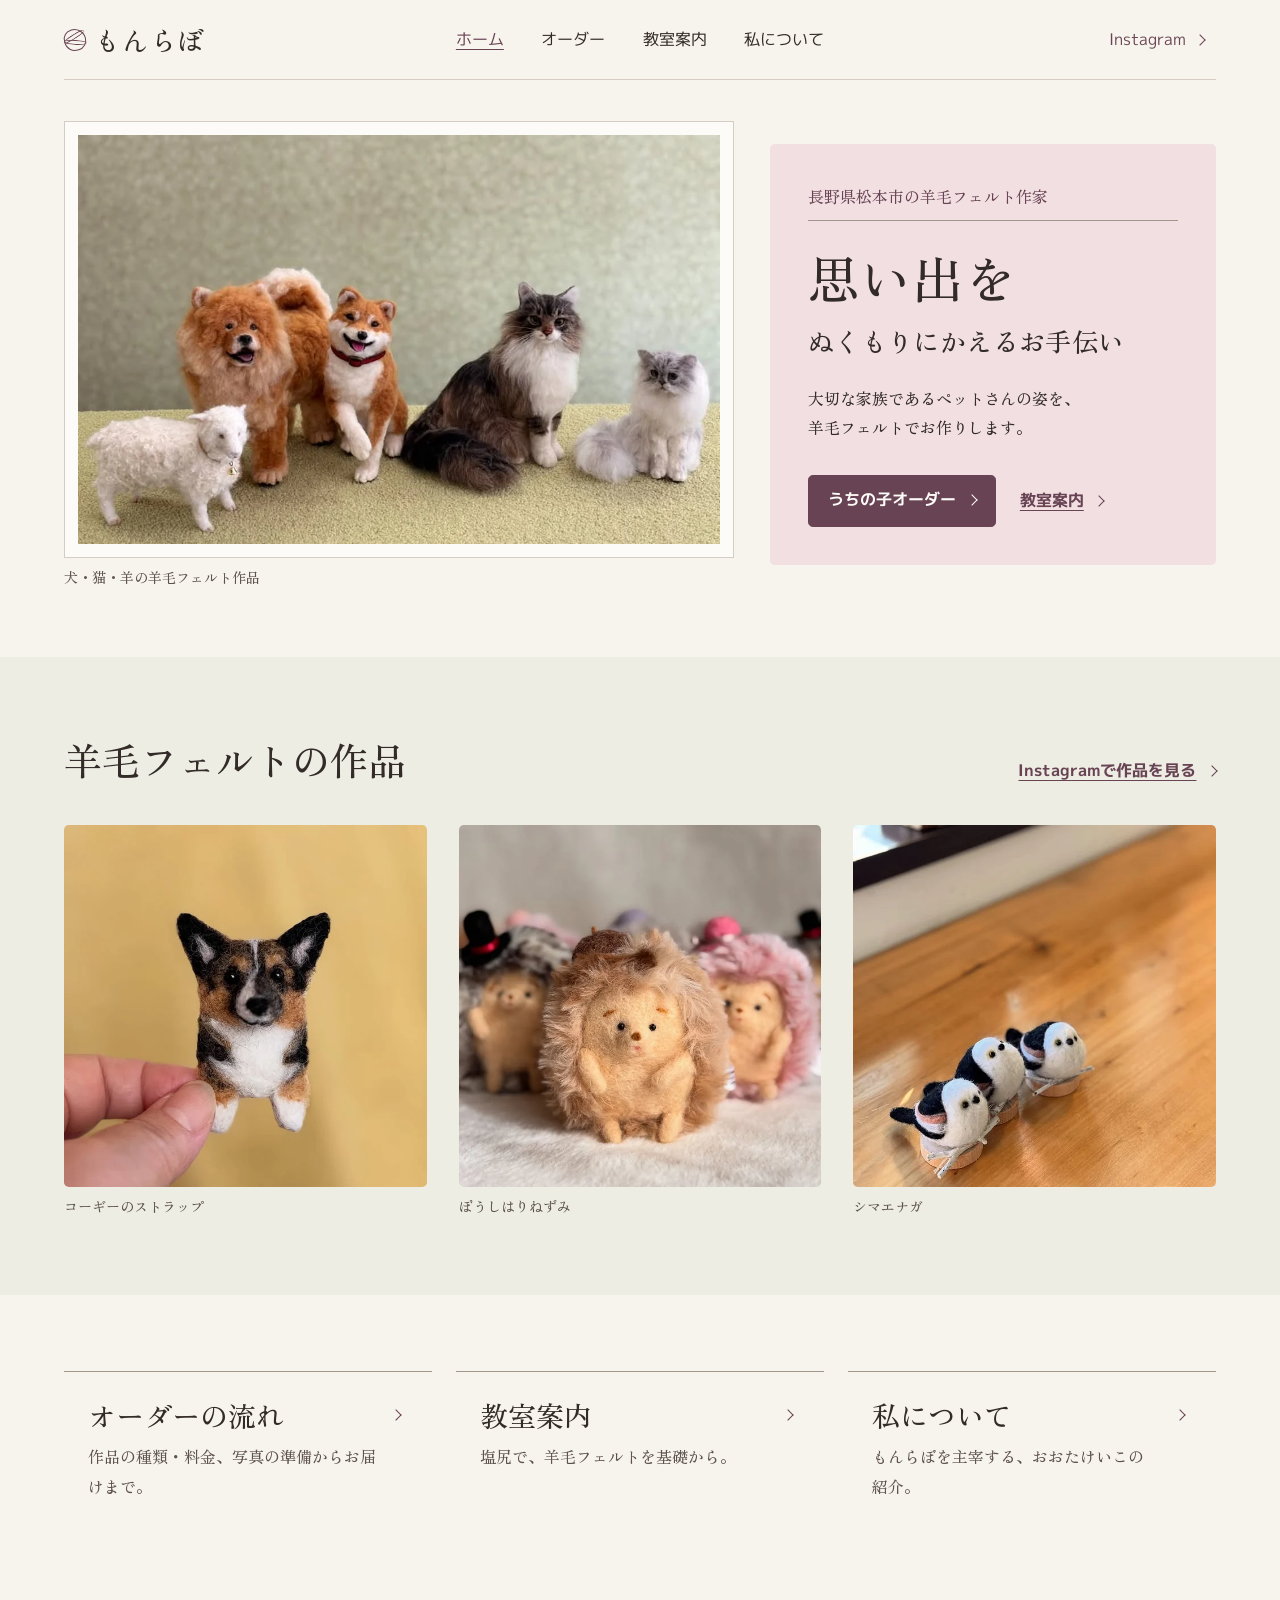
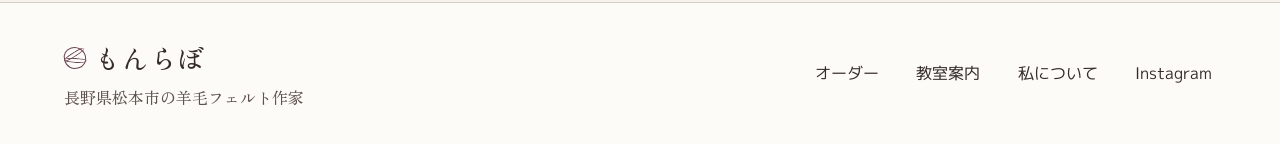
<file: index.html>
<!doctype html>
<html lang="ja">
<head>
  <meta charset="utf-8">
  <meta name="viewport" content="width=device-width, initial-scale=1">
  <meta name="robots" content="noindex, nofollow">
  <meta name="theme-color" content="#f7f4ed">
  <meta http-equiv="Content-Security-Policy" content="default-src 'none'; style-src 'self'; font-src 'self'; img-src 'self'; base-uri 'none'; form-action 'none'">
  <title>もんらぼ｜羊毛フェルトのうちの子オーダー・教室</title>
  <meta name="description" content="長野県松本市の羊毛フェルト作家、もんらぼ。犬や猫のうちの子オーダーのご相談と、塩尻の羊毛フェルト教室をご案内します。">
  <link rel="canonical" href="https://illflora.github.io/monlabo-preview/">
  <meta property="og:type" content="website">
  <meta property="og:locale" content="ja_JP">
  <meta property="og:site_name" content="羊毛フェルトのもんらぼ">
  <meta property="og:title" content="もんらぼ｜羊毛フェルトのうちの子オーダー・教室">
  <meta property="og:description" content="長野県松本市の羊毛フェルト作家、もんらぼ。犬や猫のうちの子オーダーのご相談と、塩尻の羊毛フェルト教室をご案内します。">
  <meta property="og:url" content="https://illflora.github.io/monlabo-preview/">
  <meta property="og:image" content="https://illflora.github.io/monlabo-preview/assets/og-collection.jpg">
  <meta property="og:image:width" content="1200">
  <meta property="og:image:height" content="630">
  <meta property="og:image:alt" content="犬・猫・羊をかたどった羊毛フェルトの作品">
  <meta name="twitter:card" content="summary_large_image">
  <link rel="icon" type="image/png" sizes="64x64" href="./favicon.png">
  <link rel="apple-touch-icon" href="./apple-touch-icon.png">
  <link rel="preload" href="./assets/zen-old-mincho-500.woff2?v=333b5f74" as="font" type="font/woff2" crossorigin>
  <link rel="stylesheet" href="./fonts.css?v=5">
  <link rel="stylesheet" href="./styles.css?v=8">
</head>
<body>
  <a class="skip" href="#main">本文へ移動</a>
  <header class="masthead">
    <div class="shell masthead-inner">
      <a class="wordmark" href="./" aria-label="もんらぼ ホーム" translate="no"><span class="brand-symbol" aria-hidden="true"></span>もんらぼ</a>
      <nav class="main-nav" aria-label="メインメニュー">
        <a href="./" aria-current="page">ホーム</a>
        <a href="./order/">オーダー</a>
        <a href="./lesson/">教室案内</a>
        <a href="./about/">私について</a>
      </nav>
      <a class="header-social arrow" href="https://www.instagram.com/mon_laboratory/">Instagram</a>
    </div>
  </header>
  <main id="main" tabindex="-1">
    <section class="hero shell" aria-labelledby="home-title">
      <figure class="hero-photo">
        <div class="hero-frame">
          <img src="./assets/atelier-collection.webp" srcset="./assets/atelier-collection-360.webp 360w, ./assets/atelier-collection.webp 960w" width="960" height="612" alt="淡い緑の背景に並んだ、犬・猫・羊をかたどった羊毛フェルトの作品5点" decoding="async" fetchpriority="high" sizes="(max-width: 900px) 90vw, (max-width: 1420px) 53vw, 750px">
        </div>
        <figcaption>犬・猫・羊の羊毛フェルト作品</figcaption>
      </figure>
      <div class="hero-copy">
        <p class="hero-place">長野県松本市の羊毛フェルト作家</p>
        <h1 id="home-title">思い出を
          <span>ぬくもりにかえるお手伝い</span>
        </h1>
        <p class="hero-lead">大切な家族である<span>ペットさんの姿を、</span><span>羊毛フェルトでお作りします。</span></p>
        <div class="hero-actions">
          <a class="button arrow" href="order/">うちの子オーダー</a>
          <a class="text-link arrow" href="lesson/">教室案内</a>
        </div>
      </div>
    </section>

    <section class="work-section section" aria-labelledby="works-title">
      <div class="shell">
        <header class="section-heading">
          <h2 id="works-title">羊毛フェルトの作品</h2>
          <a class="text-link arrow" href="https://www.instagram.com/mon_laboratory/">Instagramで作品を見る</a>
        </header>
        <div class="work-gallery">
          <figure>
            <img src="./assets/corgi.webp" srcset="./assets/corgi-360.webp 360w, ./assets/corgi.webp 640w" width="640" height="672" alt="指先でつまめる大きさの、立ち耳のコーギーの羊毛フェルト作品" decoding="async" loading="lazy" sizes="(max-width: 560px) 43vw, 30vw">
            <figcaption>コーギーのストラップ</figcaption>
          </figure>
          <figure>
            <img src="./assets/hedgehog.webp" srcset="./assets/hedgehog-360.webp 360w, ./assets/hedgehog.webp 640w" width="640" height="672" alt="フェルトの帽子をかぶったはりねずみの作品" decoding="async" loading="lazy" sizes="(max-width: 560px) 43vw, 30vw">
            <figcaption>ぼうしはりねずみ</figcaption>
          </figure>
          <figure>
            <img src="./assets/shimaenaga.webp" srcset="./assets/shimaenaga-360.webp 360w, ./assets/shimaenaga.webp 640w" width="640" height="672" alt="木の棚に並んだ、ふっくらしたシマエナガの羊毛フェルト作品" decoding="async" loading="lazy" sizes="(max-width: 560px) 90vw, 30vw">
            <figcaption>シマエナガ</figcaption>
          </figure>
        </div>
      </div>
    </section>

    <section class="route-section shell section" aria-label="もんらぼのご案内">
      <a href="order/" class="route arrow" id="order"><h2>オーダーの流れ</h2><p>作品の種類・料金、写真の準備からお届けまで。</p></a>
      <a href="lesson/" class="route arrow" id="lesson"><h2>教室案内</h2><p>塩尻で、羊毛フェルトを基礎から。</p></a>
      <a href="about/" class="route arrow" id="about"><h2>私について</h2><p>もんらぼを主宰する、おおたけいこの紹介。</p></a>
    </section>
  </main>
  <footer class="footer">
    <div class="shell footer-inner">
      <div>
        <a class="wordmark" href="./" aria-label="もんらぼ ホーム" translate="no"><span class="brand-symbol" aria-hidden="true"></span>もんらぼ</a>
        <p>長野県松本市の羊毛フェルト作家</p>
      </div>
      <nav aria-label="フッターメニュー">
        <a href="./order/">オーダー</a>
        <a href="./lesson/">教室案内</a>
        <a href="./about/">私について</a>
        <a href="https://www.instagram.com/mon_laboratory/">Instagram</a>
      </nav>
    </div>
  </footer>
</body>
</html>
</file>
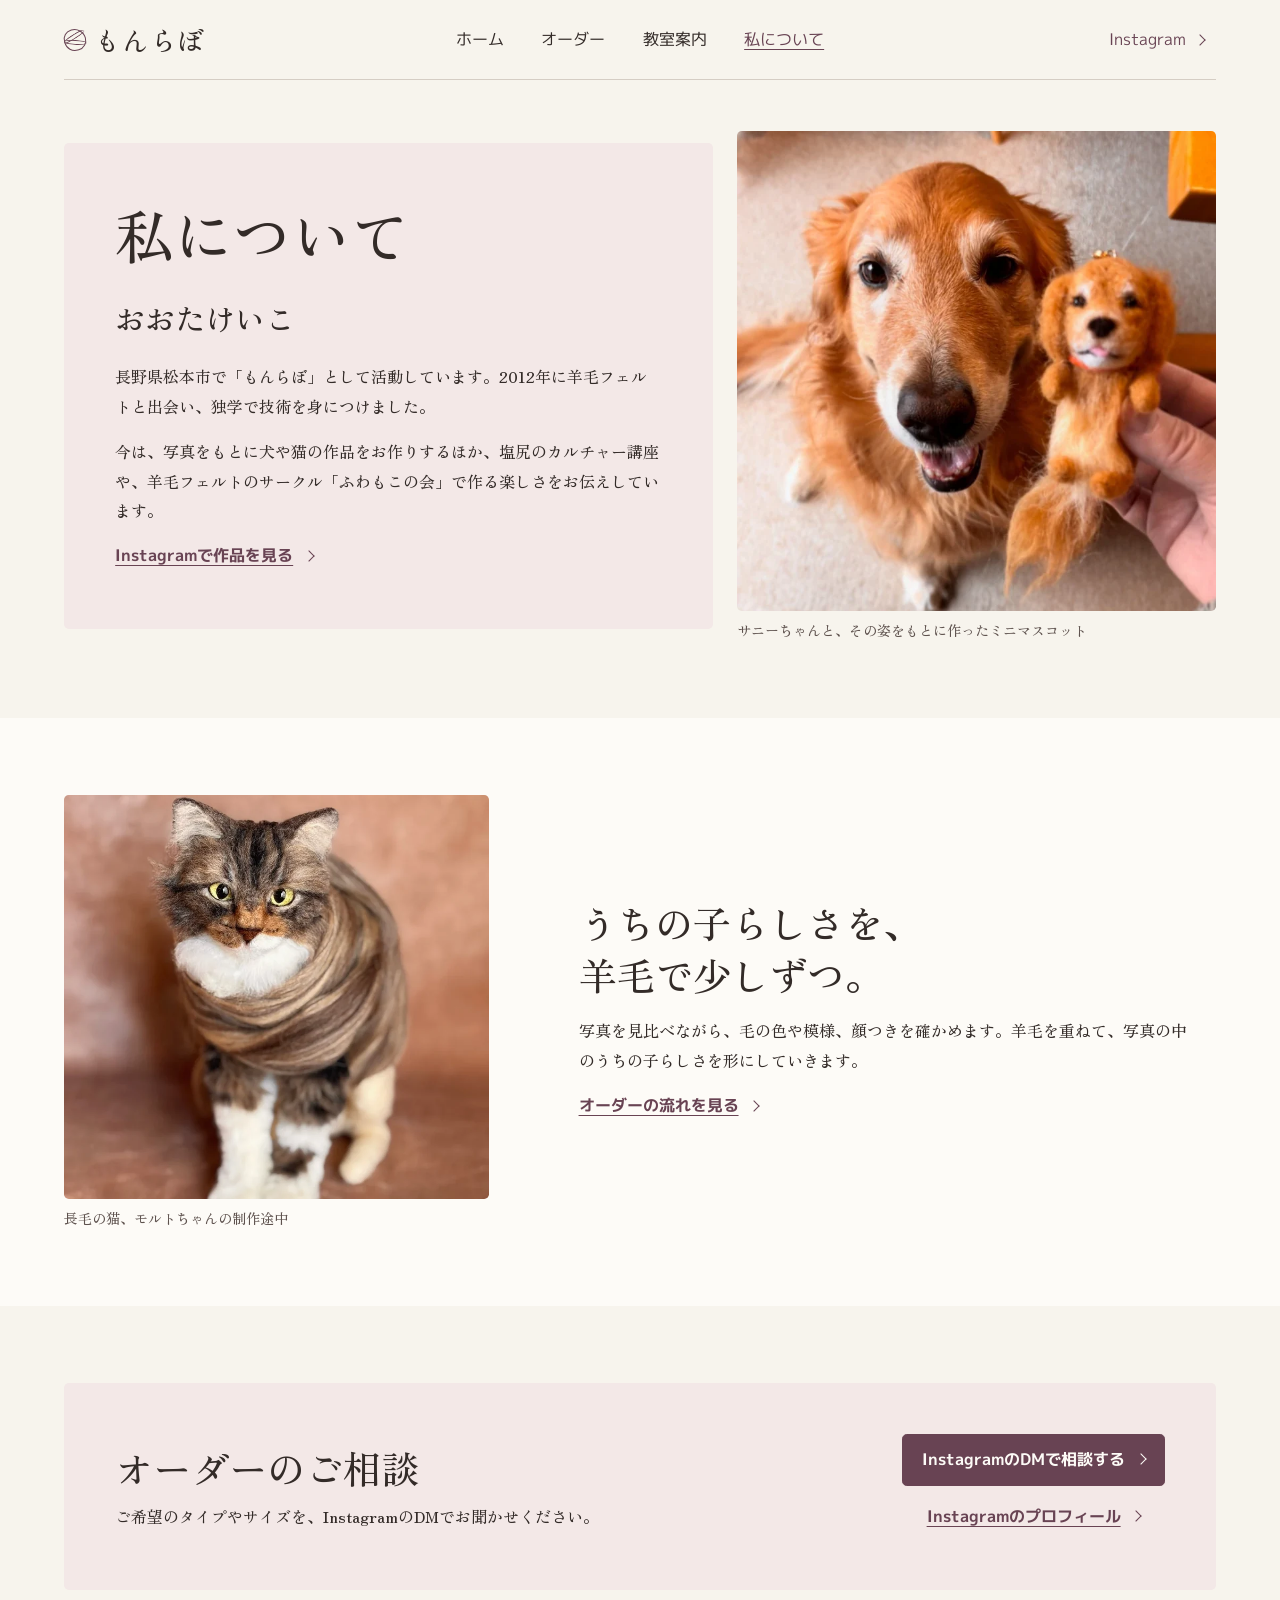
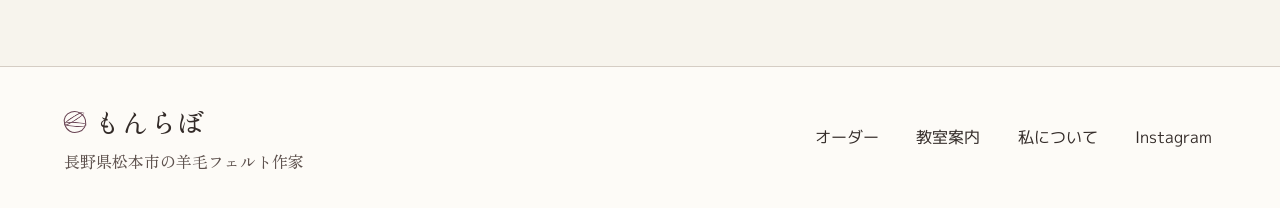
<file: about/index.html>
<!doctype html>
<html lang="ja">
<head>
  <meta charset="utf-8">
  <meta name="viewport" content="width=device-width, initial-scale=1">
  <meta name="robots" content="noindex, nofollow">
  <meta name="theme-color" content="#f7f4ed">
  <meta http-equiv="Content-Security-Policy" content="default-src 'none'; style-src 'self'; font-src 'self'; img-src 'self'; base-uri 'none'; form-action 'none'">
  <title>私について｜羊毛フェルトのもんらぼ</title>
  <meta name="description" content="長野県松本市の羊毛フェルト作家、おおたけいこ。犬や猫のオーダーメイド制作と羊毛フェルト教室を開いています。">
  <link rel="canonical" href="https://illflora.github.io/monlabo-preview/about/">
  <meta property="og:type" content="website">
  <meta property="og:locale" content="ja_JP">
  <meta property="og:site_name" content="羊毛フェルトのもんらぼ">
  <meta property="og:title" content="私について｜羊毛フェルトのもんらぼ">
  <meta property="og:description" content="長野県松本市の羊毛フェルト作家、おおたけいこ。犬や猫のオーダーメイド制作と羊毛フェルト教室を開いています。">
  <meta property="og:url" content="https://illflora.github.io/monlabo-preview/about/">
  <meta property="og:image" content="https://illflora.github.io/monlabo-preview/assets/og-about.jpg">
  <meta property="og:image:width" content="1200">
  <meta property="og:image:height" content="630">
  <meta property="og:image:alt" content="犬と、その姿を写した羊毛フェルトのミニマスコット">
  <meta name="twitter:card" content="summary_large_image">
  <link rel="icon" type="image/png" sizes="64x64" href="../favicon.png">
  <link rel="apple-touch-icon" href="../apple-touch-icon.png">
  <link rel="stylesheet" href="../fonts.css?v=5">
  <link rel="stylesheet" href="../styles.css?v=8">
</head>
<body>
  <a class="skip" href="#main">本文へ移動</a>
  <header class="masthead">
    <div class="shell masthead-inner">
      <a class="wordmark" href="../" aria-label="もんらぼ ホーム" translate="no"><span class="brand-symbol" aria-hidden="true"></span>もんらぼ</a>
      <nav class="main-nav" aria-label="メインメニュー">
        <a href="../">ホーム</a>
        <a href="../order/">オーダー</a>
        <a href="../lesson/">教室案内</a>
        <a href="../about/" aria-current="page">私について</a>
      </nav>
      <a class="header-social arrow" href="https://www.instagram.com/mon_laboratory/">Instagram</a>
    </div>
  </header>
  <main id="main" tabindex="-1">
    <section class="about-hero shell" aria-labelledby="about-title">
      <div class="about-copy">
        <h1 id="about-title">私について</h1>
        <p class="maker-name">おおたけいこ</p>
          <p>長野県松本市で「もんらぼ」として活動しています。2012年に羊毛フェルトと出会い、独学で技術を身につけました。</p>
        <p>今は、写真をもとに犬や猫の作品をお作りするほか、塩尻のカルチャー講座や、羊毛フェルトのサークル「ふわもこの会」で作る楽しさをお伝えしています。</p>
        <a class="text-link arrow" href="https://www.instagram.com/mon_laboratory/">Instagramで作品を見る</a>
      </div>
      <figure class="about-photo">
        <img src="../assets/sunny.webp" srcset="../assets/sunny-360.webp 360w, ../assets/sunny.webp 720w" width="720" height="820" alt="犬のサニーちゃんと、その姿をもとに作った羊毛フェルトのミニマスコット" decoding="async" fetchpriority="high" sizes="(max-width: 720px) 94vw, 43vw">
        <figcaption>サニーちゃんと、その姿をもとに作ったミニマスコット</figcaption>
      </figure>
    </section>

    <section class="making-section section" aria-labelledby="making-title">
      <div class="shell making-grid">
        <figure>
          <img src="../assets/molt.webp" srcset="../assets/molt-360.webp 360w, ../assets/molt.webp 800w" width="800" height="900" alt="毛を重ねている途中の、長毛の猫をかたどった羊毛フェルト作品" decoding="async" loading="lazy" sizes="(max-width: 720px) 94vw, 38vw">
          <figcaption>長毛の猫、モルトちゃんの制作途中</figcaption>
        </figure>
        <div>
          <h2 id="making-title">うちの子らしさを、<br>羊毛で少しずつ。</h2>
          <p>写真を見比べながら、毛の色や模様、顔つきを確かめます。羊毛を重ねて、写真の中のうちの子らしさを形にしていきます。</p>
          <a class="text-link arrow" href="../order/">オーダーの流れを見る</a>
        </div>
      </div>
    </section>
    <section class="contact-band shell" aria-labelledby="contact-title">
      <div><h2 id="contact-title">オーダーのご相談</h2><p>ご希望のタイプやサイズを、InstagramのDMでお聞かせください。</p></div>
      <div class="contact-actions"><a class="button arrow" href="https://ig.me/m/mon_laboratory">InstagramのDMで相談する</a><a class="text-link arrow" href="https://www.instagram.com/mon_laboratory/">Instagramのプロフィール</a></div>
    </section>
  </main>
  <footer class="footer">
    <div class="shell footer-inner">
      <div>
        <a class="wordmark" href="../" aria-label="もんらぼ ホーム" translate="no"><span class="brand-symbol" aria-hidden="true"></span>もんらぼ</a>
        <p>長野県松本市の羊毛フェルト作家</p>
      </div>
      <nav aria-label="フッターメニュー">
        <a href="../order/">オーダー</a>
        <a href="../lesson/">教室案内</a>
        <a href="../about/">私について</a>
        <a href="https://www.instagram.com/mon_laboratory/">Instagram</a>
      </nav>
    </div>
  </footer>
</body>
</html>
</file>
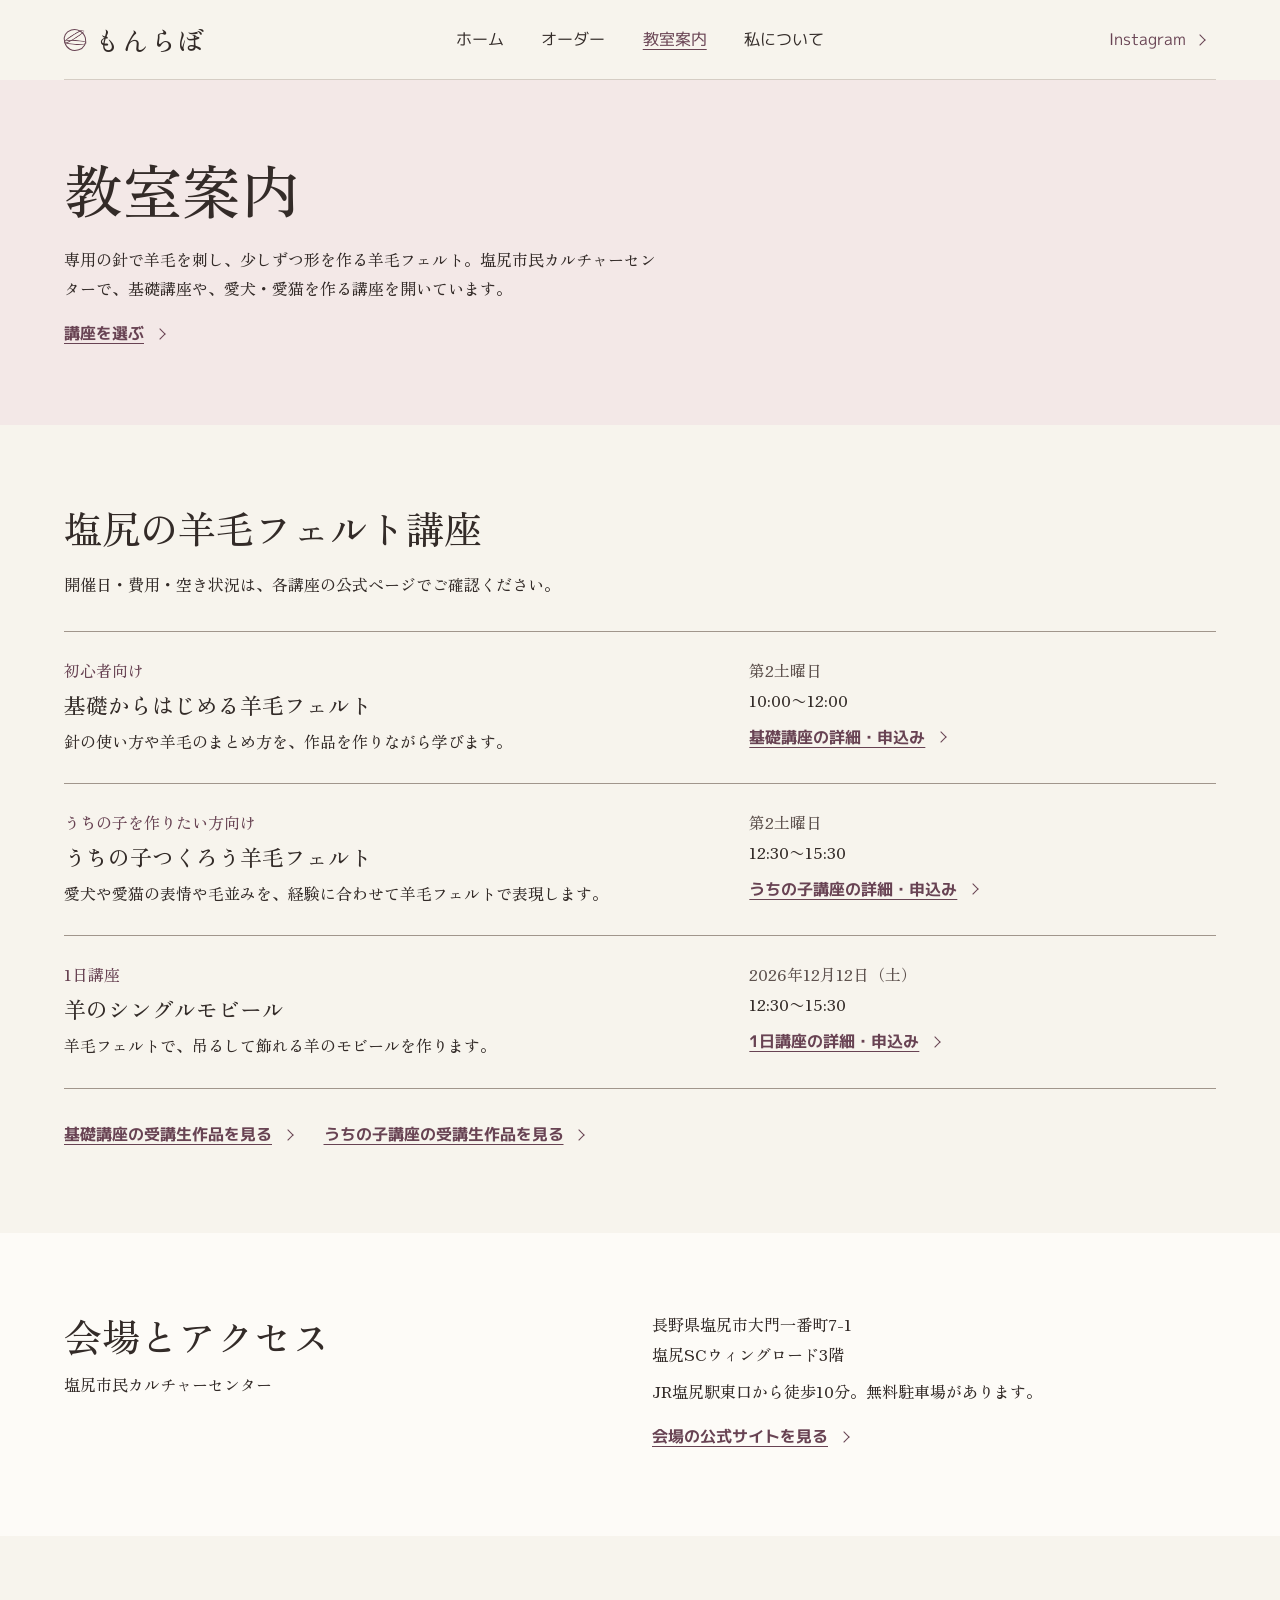
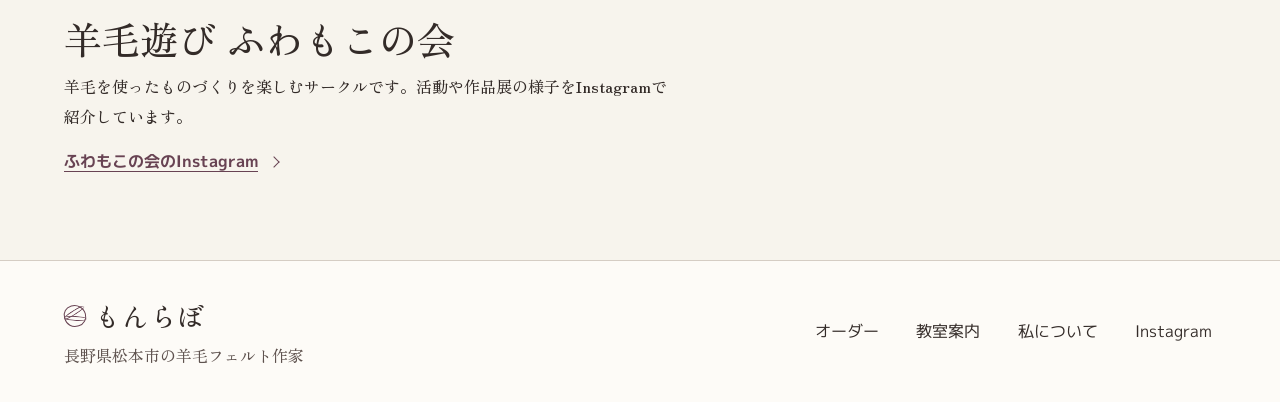
<file: lesson/index.html>
<!doctype html>
<html lang="ja">
<head>
  <meta charset="utf-8">
  <meta name="viewport" content="width=device-width, initial-scale=1">
  <meta name="robots" content="noindex, nofollow">
  <meta name="theme-color" content="#f7f4ed">
  <meta http-equiv="Content-Security-Policy" content="default-src 'none'; style-src 'self'; font-src 'self'; img-src 'self'; base-uri 'none'; form-action 'none'">
  <title>羊毛フェルトの教室案内｜もんらぼ</title>
  <meta name="description" content="塩尻市民カルチャーセンターで、おおたけいこが教える羊毛フェルト講座。初めての方向けの基礎講座、うちの子を作る講座、単発講座のご案内。">
  <link rel="canonical" href="https://illflora.github.io/monlabo-preview/lesson/">
  <meta property="og:type" content="website">
  <meta property="og:locale" content="ja_JP">
  <meta property="og:site_name" content="羊毛フェルトのもんらぼ">
  <meta property="og:title" content="羊毛フェルトの教室案内｜もんらぼ">
  <meta property="og:description" content="塩尻市民カルチャーセンターで、おおたけいこが教える羊毛フェルト講座。初めての方向けの基礎講座、うちの子を作る講座、単発講座のご案内。">
  <meta property="og:url" content="https://illflora.github.io/monlabo-preview/lesson/">
  <meta property="og:image" content="https://illflora.github.io/monlabo-preview/assets/og-lesson.jpg">
  <meta property="og:image:width" content="1200">
  <meta property="og:image:height" content="630">
  <meta property="og:image:alt" content="木の棚に並んだシマエナガの羊毛フェルト作品">
  <meta name="twitter:card" content="summary_large_image">
  <link rel="icon" type="image/png" sizes="64x64" href="../favicon.png">
  <link rel="apple-touch-icon" href="../apple-touch-icon.png">
  <link rel="stylesheet" href="../fonts.css?v=5">
  <link rel="stylesheet" href="../styles.css?v=8">
</head>
<body>
  <a class="skip" href="#main">本文へ移動</a>
  <header class="masthead">
    <div class="shell masthead-inner">
      <a class="wordmark" href="../" aria-label="もんらぼ ホーム" translate="no"><span class="brand-symbol" aria-hidden="true"></span>もんらぼ</a>
      <nav class="main-nav" aria-label="メインメニュー">
        <a href="../">ホーム</a>
        <a href="../order/">オーダー</a>
        <a href="../lesson/" aria-current="page">教室案内</a>
        <a href="../about/">私について</a>
      </nav>
      <a class="header-social arrow" href="https://www.instagram.com/mon_laboratory/">Instagram</a>
    </div>
  </header>
  <main id="main" tabindex="-1">
    <header class="page-intro">
      <div class="shell intro-inner">
        <h1>教室案内</h1>
        <p>専用の針で羊毛を刺し、少しずつ形を作る羊毛フェルト。塩尻市民カルチャーセンターで、基礎講座や、愛犬・愛猫を作る講座を開いています。</p>
        <a class="text-link arrow" href="#courses">講座を選ぶ</a>
      </div>
    </header>

    <section class="shell section" id="courses" aria-labelledby="course-title">
      <header class="section-heading section-heading-stack">
        <h2 id="course-title">塩尻の羊毛フェルト講座</h2>
        <p>開催日・費用・空き状況は、各講座の公式ページでご確認ください。</p>
      </header>
      <div class="class-list">
        <article class="class-row">
          <div><p class="class-type">初心者向け</p><h3>基礎からはじめる羊毛フェルト</h3><p>針の使い方や羊毛のまとめ方を、作品を作りながら学びます。</p></div>
          <div><p class="schedule">第2土曜日<br><strong>10:00〜12:00</strong></p><a class="text-link arrow" href="https://www.culture.gr.jp/detail/siojiri/4734614/">基礎講座の詳細・申込み</a></div>
        </article>
        <article class="class-row">
          <div><p class="class-type">うちの子を作りたい方向け</p><h3>うちの子つくろう羊毛フェルト</h3><p>愛犬や愛猫の表情や毛並みを、経験に合わせて羊毛フェルトで表現します。</p></div>
          <div><p class="schedule">第2土曜日<br><strong>12:30〜15:30</strong></p><a class="text-link arrow" href="https://www.culture.gr.jp/detail/siojiri/4720815/">うちの子講座の詳細・申込み</a></div>
        </article>
        <article class="class-row">
          <div><p class="class-type">1日講座</p><h3>羊のシングルモビール</h3><p>羊毛フェルトで、吊るして飾れる羊のモビールを作ります。</p></div>
          <div><p class="schedule"><time datetime="2026-12-12">2026年12月12日（土）</time><br><strong>12:30〜15:30</strong></p><a class="text-link arrow" href="https://www.culture.gr.jp/detail/siojiri/4874512/">1日講座の詳細・申込み</a></div>
        </article>
      </div>
      <nav class="class-work" aria-label="受講生の作品">
        <a class="text-link arrow" href="https://www.instagram.com/mon_laboratory/reel/Dfv4FxpPmPk/">基礎講座の受講生作品を見る</a>
        <a class="text-link arrow" href="https://www.instagram.com/mon_laboratory/reel/Df056_KOfzz/">うちの子講座の受講生作品を見る</a>
      </nav>
    </section>

    <section class="venue-section section" aria-labelledby="venue-title"><div class="shell venue">
      <div><h2 id="venue-title">会場とアクセス</h2><p>塩尻市民カルチャーセンター</p></div>
      <div>
        <p>長野県塩尻市大門一番町7-1<br>塩尻SCウィングロード3階</p>
        <p>JR塩尻駅東口から徒歩10分。無料駐車場があります。</p>
        <a class="text-link arrow" href="https://www.culture.gr.jp/detail/siojiri/">会場の公式サイトを見る</a>
      </div>
    </div></section>

    <section class="shell section club" aria-labelledby="club-title">
      <h2 id="club-title">羊毛遊び ふわもこの会</h2>
      <p>羊毛を使ったものづくりを楽しむサークルです。活動や作品展の様子をInstagramで紹介しています。</p>
      <a class="text-link arrow" href="https://www.instagram.com/fuwamokonokai/">ふわもこの会のInstagram</a>
    </section>
  </main>
  <footer class="footer">
    <div class="shell footer-inner">
      <div>
        <a class="wordmark" href="../" aria-label="もんらぼ ホーム" translate="no"><span class="brand-symbol" aria-hidden="true"></span>もんらぼ</a>
        <p>長野県松本市の羊毛フェルト作家</p>
      </div>
      <nav aria-label="フッターメニュー">
        <a href="../order/">オーダー</a>
        <a href="../lesson/">教室案内</a>
        <a href="../about/">私について</a>
        <a href="https://www.instagram.com/mon_laboratory/">Instagram</a>
      </nav>
    </div>
  </footer>
</body>
</html>
</file>
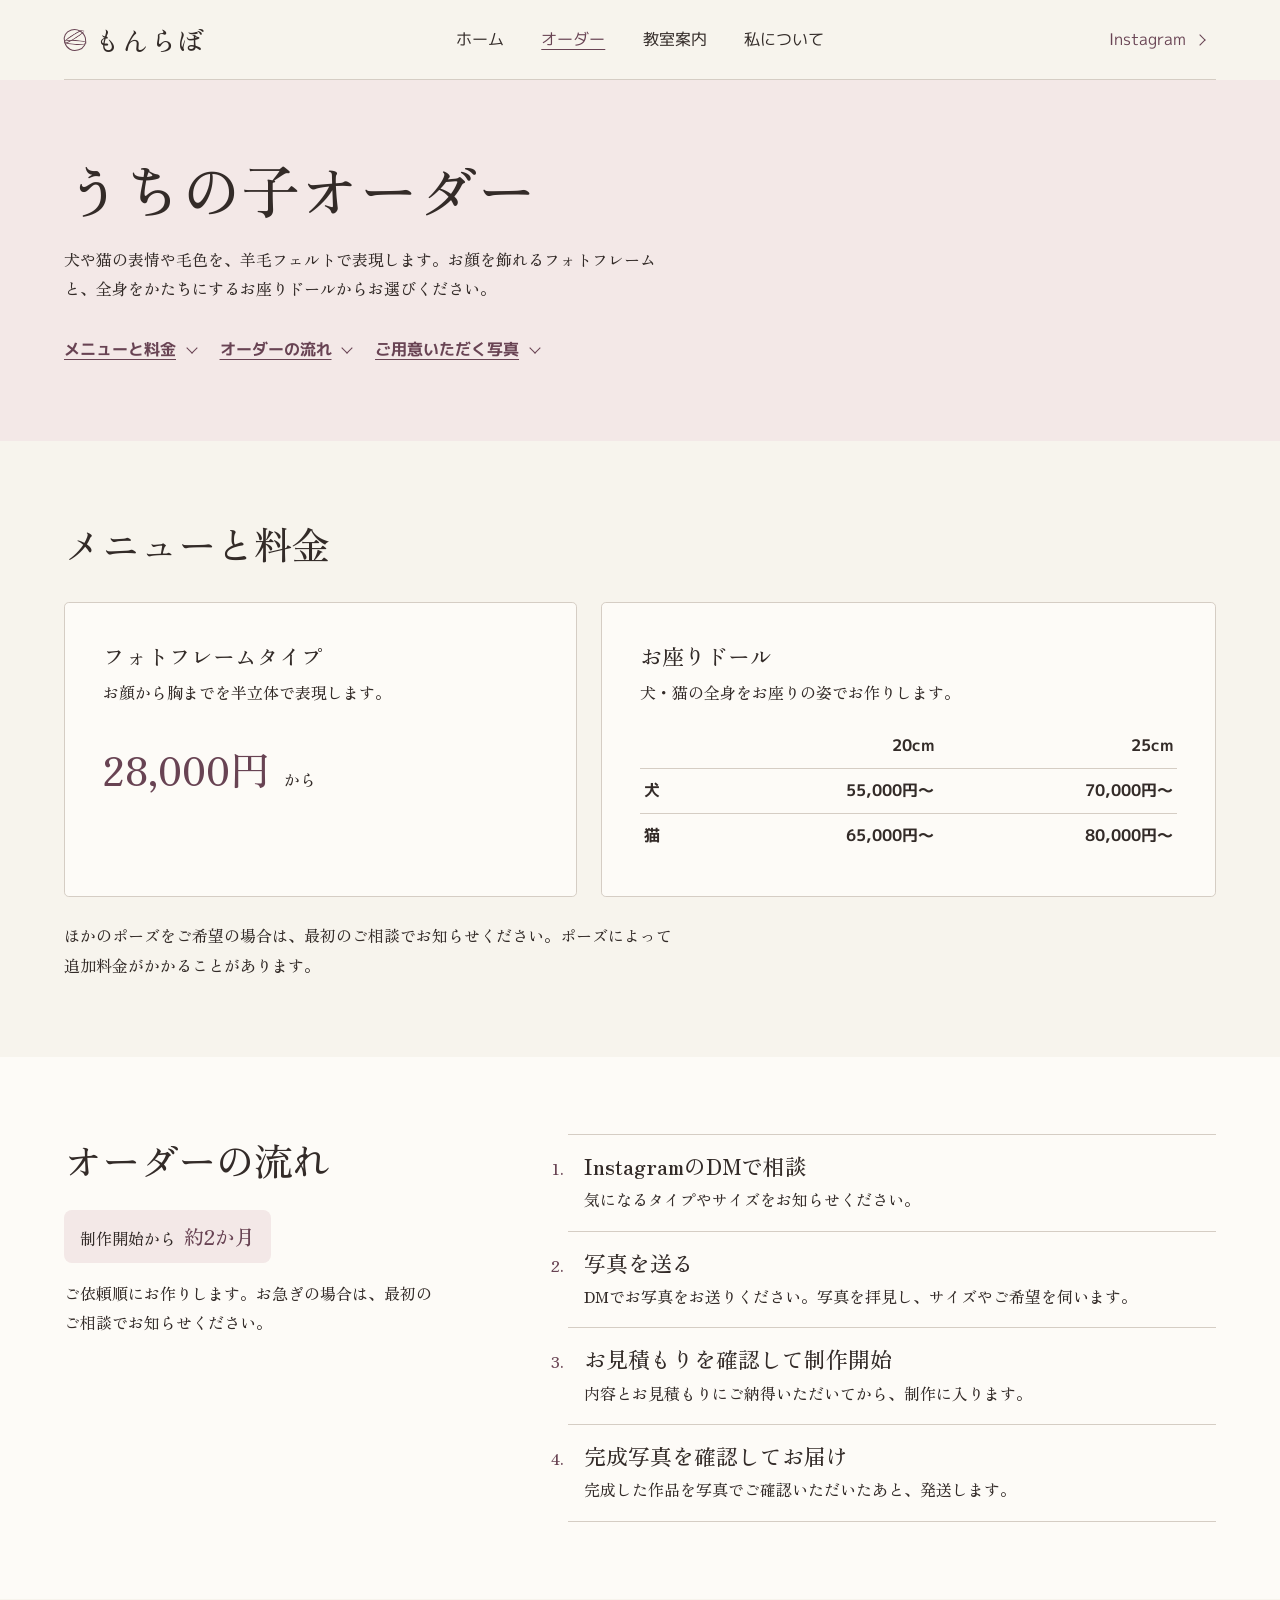
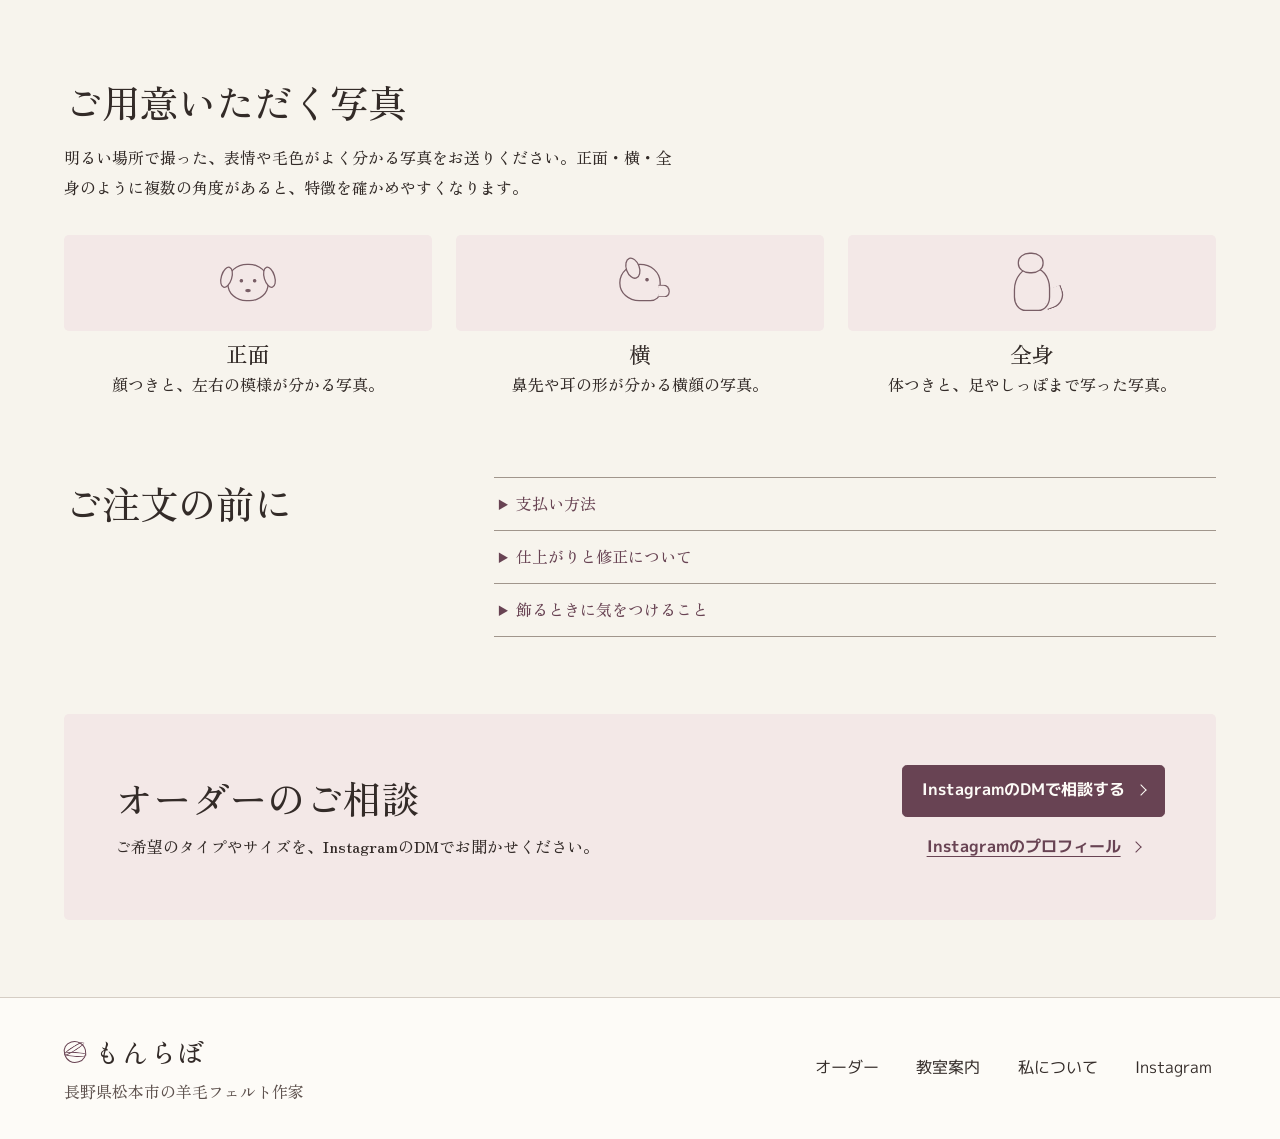
<file: order/index.html>
<!doctype html>
<html lang="ja">
<head>
  <meta charset="utf-8">
  <meta name="viewport" content="width=device-width, initial-scale=1">
  <meta name="robots" content="noindex, nofollow">
  <meta name="theme-color" content="#f7f4ed">
  <meta http-equiv="Content-Security-Policy" content="default-src 'none'; style-src 'self'; font-src 'self'; img-src 'self'; base-uri 'none'; form-action 'none'">
  <title>うちの子オーダー｜もんらぼ</title>
  <meta name="description" content="フォトフレームタイプとお座りドールの料金・サイズ、写真のご用意からお届けまで。長野県松本市の羊毛フェルト作家もんらぼのオーダー案内。">
  <link rel="canonical" href="https://illflora.github.io/monlabo-preview/order/">
  <meta property="og:type" content="website">
  <meta property="og:locale" content="ja_JP">
  <meta property="og:site_name" content="羊毛フェルトのもんらぼ">
  <meta property="og:title" content="うちの子オーダー｜もんらぼ">
  <meta property="og:description" content="フォトフレームタイプとお座りドールの料金・サイズ、写真のご用意からお届けまで。長野県松本市の羊毛フェルト作家もんらぼのオーダー案内。">
  <meta property="og:url" content="https://illflora.github.io/monlabo-preview/order/">
  <meta property="og:image" content="https://illflora.github.io/monlabo-preview/assets/og-collection.jpg">
  <meta property="og:image:width" content="1200">
  <meta property="og:image:height" content="630">
  <meta property="og:image:alt" content="犬・猫・羊をかたどった羊毛フェルトの作品">
  <meta name="twitter:card" content="summary_large_image">
  <link rel="icon" type="image/png" sizes="64x64" href="../favicon.png">
  <link rel="apple-touch-icon" href="../apple-touch-icon.png">
  <link rel="stylesheet" href="../fonts.css?v=5">
  <link rel="stylesheet" href="../styles.css?v=8">
</head>
<body>
  <a class="skip" href="#main">本文へ移動</a>
  <header class="masthead">
    <div class="shell masthead-inner">
      <a class="wordmark" href="../" aria-label="もんらぼ ホーム" translate="no"><span class="brand-symbol" aria-hidden="true"></span>もんらぼ</a>
      <nav class="main-nav" aria-label="メインメニュー">
        <a href="../">ホーム</a>
        <a href="../order/" aria-current="page">オーダー</a>
        <a href="../lesson/">教室案内</a>
        <a href="../about/">私について</a>
      </nav>
      <a class="header-social arrow" href="https://www.instagram.com/mon_laboratory/">Instagram</a>
    </div>
  </header>
  <main id="main" tabindex="-1">
    <header class="page-intro page-intro-order">
      <div class="shell intro-inner">
        <h1>うちの子オーダー</h1>
        <p>犬や猫の表情や毛色を、羊毛フェルトで表現します。お顔を飾れるフォトフレームと、全身をかたちにするお座りドールからお選びください。</p>
        <nav class="page-jump" aria-label="オーダーの目次">
          <a class="text-link arrow" href="#menu">メニューと料金</a><a class="text-link arrow" href="#flow">オーダーの流れ</a><a class="text-link arrow" href="#photos">ご用意いただく写真</a>
        </nav>
      </div>
    </header>

    <section class="shell section" id="menu" aria-labelledby="menu-title">
      <header class="section-heading"><h2 id="menu-title">メニューと料金</h2></header>
      <div class="menu-grid">
        <article class="menu-item">
          <h3>フォトフレームタイプ</h3>
          <p>お顔から胸までを半立体で表現します。</p>
          <p class="frame-price"><strong>28,000円</strong>から</p>
        </article>
        <article class="menu-item">
          <h3>お座りドール</h3>
          <p>犬・猫の全身をお座りの姿でお作りします。</p>
          <table aria-label="お座りドールのサイズと料金">
            <thead><tr><td></td><th scope="col">20cm</th><th scope="col">25cm</th></tr></thead>
            <tbody>
              <tr><th scope="row">犬</th><td>55,000円〜</td><td>70,000円〜</td></tr>
              <tr><th scope="row">猫</th><td>65,000円〜</td><td>80,000円〜</td></tr>
            </tbody>
          </table>
        </article>
      </div>
      <p class="menu-note">ほかのポーズをご希望の場合は、最初のご相談でお知らせください。ポーズによって追加料金がかかることがあります。</p>
    </section>

    <section class="flow-section section" id="flow" aria-labelledby="flow-title">
      <div class="shell flow-grid">
        <header>
          <h2 id="flow-title">オーダーの流れ</h2>
          <p class="timing-label">制作開始から<span>約2か月</span></p>
          <p>ご依頼順にお作りします。お急ぎの場合は、最初のご相談でお知らせください。</p>
        </header>
        <ol class="steps">
          <li><div><h3>InstagramのDMで相談</h3><p>気になるタイプやサイズをお知らせください。</p></div></li>
          <li><div><h3>写真を送る</h3><p>DMでお写真をお送りください。写真を拝見し、サイズやご希望を伺います。</p></div></li>
          <li><div><h3>お見積もりを確認して制作開始</h3><p>内容とお見積もりにご納得いただいてから、制作に入ります。</p></div></li>
          <li><div><h3>完成写真を確認してお届け</h3><p>完成した作品を写真でご確認いただいたあと、発送します。</p></div></li>
        </ol>
      </div>
    </section>

    <section class="shell section" id="photos" aria-labelledby="photo-title">
      <header class="section-heading section-heading-stack">
        <h2 id="photo-title">ご用意いただく写真</h2>
        <p>明るい場所で撮った、表情や毛色がよく分かる写真をお送りください。正面・横・全身のように複数の角度があると、特徴を確かめやすくなります。</p>
      </header>
      <ul class="angles">
        <li><span class="angle front" aria-hidden="true"><i></i></span><h3>正面</h3><p>顔つきと、左右の模様が分かる写真。</p></li>
        <li><span class="angle side" aria-hidden="true"><i></i></span><h3>横</h3><p>鼻先や耳の形が分かる横顔の写真。</p></li>
        <li><span class="angle full" aria-hidden="true"><i></i></span><h3>全身</h3><p>体つきと、足やしっぽまで写った写真。</p></li>
      </ul>
    </section>

    <section class="shell faq section" aria-labelledby="faq-title">
      <h2 id="faq-title">ご注文の前に</h2>
      <div>
        <details><summary>支払い方法</summary><p>銀行振込です。対面でお渡しする場合は現金でもお支払いいただけます。振込手数料はお客様のご負担です。</p></details>
        <details><summary>仕上がりと修正について</summary><p>色味や表情を見ながら、ひとつずつ手作業で仕上げます。複雑な模様やお写真の写りによっては、制作をお受けできないことがあります。完成後の大幅な修正は、内容によってはお受けできません。</p></details>
        <details><summary>飾るときに気をつけること</summary><p>羊毛は天然素材です。直射日光や湿気を避けて飾ってください。</p></details>
      </div>
    </section>
    <section class="contact-band shell" aria-labelledby="contact-title">
      <div><h2 id="contact-title">オーダーのご相談</h2><p>ご希望のタイプやサイズを、InstagramのDMでお聞かせください。</p></div>
      <div class="contact-actions"><a class="button arrow" href="https://ig.me/m/mon_laboratory">InstagramのDMで相談する</a><a class="text-link arrow" href="https://www.instagram.com/mon_laboratory/">Instagramのプロフィール</a></div>
    </section>
  </main>
  <footer class="footer">
    <div class="shell footer-inner">
      <div>
        <a class="wordmark" href="../" aria-label="もんらぼ ホーム" translate="no"><span class="brand-symbol" aria-hidden="true"></span>もんらぼ</a>
        <p>長野県松本市の羊毛フェルト作家</p>
      </div>
      <nav aria-label="フッターメニュー">
        <a href="../order/">オーダー</a>
        <a href="../lesson/">教室案内</a>
        <a href="../about/">私について</a>
        <a href="https://www.instagram.com/mon_laboratory/">Instagram</a>
      </nav>
    </div>
  </footer>
</body>
</html>
</file>
<file: fonts.css>
@font-face {
  font-family: "M PLUS 1p";
  src: url("assets/mplus1p-400.woff2?v=df299d22") format("woff2");
  font-style: normal;
  font-weight: 400;
  font-display: swap;
}

@font-face {
  font-family: "M PLUS 1p";
  src: url("assets/mplus1p-700.woff2?v=451a09e1") format("woff2");
  font-style: normal;
  font-weight: 700;
  font-display: swap;
}

@font-face {
  font-family: "Zen Old Mincho";
  src: url("assets/zen-old-mincho-500.woff2?v=333b5f74") format("woff2");
  font-style: normal;
  font-weight: 500;
  font-display: swap;
}
</file>
<file: styles.css>
:root {
  color-scheme: light;
  --canvas: #f7f4ed;
  --surface: #fdfbf7;
  --gallery-ground: #edede4;
  --rose: #f3e8e7;
  --hero-rose: #f1dfe2;
  --ink: #332b28;
  --muted: #5e524e;
  --accent: #684353;
  --accent-hover: #50343f;
  --line: #d5cdc4;
  --hairline: #a1968c;
  --thread: #795e66;
  --body: "Zen Old Mincho", "Hiragino Mincho ProN", "Yu Mincho", serif;
  --ui: "M PLUS 1p", "Hiragino Sans", Meiryo, sans-serif;
  --space-1: .5rem;
  --space-2: 1rem;
  --space-3: 1.5rem;
  --space-4: 2rem;
  --space-5: 3rem;
  --section: clamp(3.25rem, 6vw, 6rem);
  --gutter: clamp(1rem, 5vw, 4.5rem);
  --shell: 80rem;
  --radius: .3rem;
}

*, *::before, *::after { box-sizing: border-box; }
body {
  margin: 0;
  background: var(--canvas);
  color: var(--ink);
  font: 500 1rem / 1.85 var(--body);
  overflow-wrap: anywhere;
  word-break: normal;
  line-break: strict;
  font-synthesis: none;
}
img { display: block; width: 100%; height: auto; }
h1, h2, h3, p, figure, ul, ol { margin: 0; }
h1, h2, h3 {
  font-weight: 500;
  line-height: 1.35;
  text-wrap: balance;
  word-break: auto-phrase;
  font-feature-settings: "palt";
}
h1 { font-size: clamp(2rem, 4.6vw, 3.75rem); }
h2 { font-size: clamp(1.65rem, 3vw, 2.5rem); }
h3 { font-size: clamp(1.14rem, 1.7vw, 1.5rem); }
p { max-inline-size: 38em; text-wrap: pretty; }
a { color: inherit; text-underline-offset: .24em; }
button, summary { font: inherit; }
:focus-visible { outline: 2px solid var(--accent); outline-offset: 4px; }
:target { scroll-margin-top: 1.5rem; }
.shell {
  width: min(var(--shell), calc(100% - 2 * var(--gutter)));
  margin-inline: auto;
}
.section { padding-block: var(--section); }
.skip {
  position: absolute;
  z-index: 2;
  inset: .5rem auto auto .5rem;
  padding: .65rem 1rem;
  transform: translateY(-200%);
  background: var(--surface);
  border-radius: .25rem;
}
.skip:focus { transform: none; }
#main:focus { outline: none; }

.masthead-inner {
  display: grid;
  grid-template-columns: minmax(0, 1fr) auto minmax(0, 1fr);
  align-items: center;
  min-block-size: 5rem;
  gap: var(--space-2);
  border-bottom: 1px solid var(--line);
}
.wordmark {
  display: inline-flex;
  align-items: center;
  gap: .55rem;
  width: fit-content;
  min-height: 44px;
  font-size: 1.65rem;
  font-weight: 500;
  letter-spacing: .06em;
  line-height: 1.2;
  text-decoration: none;
}
.brand-symbol {
  position: relative;
  width: 1.35rem;
  height: 1.35rem;
  flex: 0 0 auto;
  border: 1px solid var(--accent);
  border-radius: 46% 57% 49% 52%;
  transform: rotate(-16deg);
}
.brand-symbol::before,
.brand-symbol::after {
  content: "";
  position: absolute;
  inset: .26rem -.15rem auto;
  height: .32rem;
  transform: rotate(-16deg);
  border-block: 1px solid var(--accent);
  border-radius: 65%;
}
.brand-symbol::after { inset: auto -.12rem .29rem; transform: rotate(19deg); }
.main-nav, .footer nav { display: flex; flex-wrap: wrap; gap: .25rem clamp(.5rem, 2.3vw, 2.1rem); }
.main-nav a, .footer nav a, .header-social {
  display: inline-flex;
  align-items: center;
  min-height: 44px;
  text-decoration: none;
  font-family: var(--ui);
  font-weight: 400;
}
.main-nav a, .footer nav a { padding-inline: .25rem; }
.main-nav a[aria-current], .main-nav a:hover, .footer nav a:hover {
  text-decoration: underline;
  text-decoration-thickness: 1px;
}
.main-nav a[aria-current] { color: var(--accent); }
.header-social { justify-self: end; padding-inline: .75rem; gap: .65rem; color: var(--accent); }
.header-social:hover { text-decoration: underline; }

.button, .text-link {
  display: inline-flex;
  width: fit-content;
  max-inline-size: 100%;
  align-items: center;
  justify-content: center;
  gap: .72rem;
  font-family: var(--ui);
  font-weight: 700;
  line-height: 1.45;
}
.button {
  min-height: 52px;
  padding: .65rem 1.2rem .8rem;
  border: 1px solid var(--accent);
  border-radius: var(--radius);
  background: var(--accent);
  color: var(--surface);
  text-decoration: none;
}
.button:hover, .button:active { background: var(--accent-hover); border-color: var(--accent-hover); }
.button:active { transform: translateY(1px); }
.text-link { color: var(--accent); min-height: 44px; text-decoration-thickness: 1px; }
.text-link:hover { text-decoration-thickness: 2px; }
.arrow::after {
  content: "";
  flex: 0 0 auto;
  width: .5rem;
  height: .5rem;
  border: solid currentColor;
  border-width: 1.5px 1.5px 0 0;
  transform: rotate(45deg);
}

.hero {
  padding-top: clamp(1.25rem, 3.2vw, 3rem);
  padding-bottom: clamp(2.5rem, 5.4vw, 5rem);
  display: grid;
  grid-template-columns: minmax(0, 1.5fr) minmax(0, 1fr);
  gap: clamp(1.25rem, 2.8vw, 2.75rem);
  align-items: center;
}
.hero-copy {
  padding: clamp(1.55rem, 3vw, 3rem);
  border-radius: var(--radius);
  background: var(--hero-rose);
}
.hero-place {
  margin-block-end: var(--space-3);
  padding-block-end: var(--space-1);
  border-bottom: 1px solid var(--hairline);
  color: var(--accent);
}
.hero h1 { font-size: clamp(2.4rem, 4vw, 3.8rem); letter-spacing: .025em; line-height: 1.25; }
.hero h1 span { display: block; margin-top: .48em; font-size: clamp(1.25rem, 2.05vw, 1.94rem); letter-spacing: .015em; line-height: 1.45; }
.hero-lead { margin-top: var(--space-3); line-height: 1.85; }
.hero-lead span { display: inline-block; max-inline-size: 100%; }
.hero-actions { display: flex; flex-wrap: wrap; align-items: center; gap: var(--space-1) var(--space-3); margin-top: var(--space-4); }
.hero-frame {
  padding: clamp(.37rem, 1vw, .82rem);
  border: 1px solid var(--line);
  background: var(--surface);
}
.hero-photo img { background: var(--gallery-ground); }
figcaption { padding-top: var(--space-1); color: var(--muted); font-size: .875rem; line-height: 1.6; text-wrap: balance; }
.mobile-break { display: none; }

.work-section { background: var(--gallery-ground); }
.section-heading { display: flex; align-items: baseline; justify-content: space-between; flex-wrap: wrap; gap: var(--space-2) var(--space-4); margin-bottom: var(--space-4); }
.section-heading-stack { display: block; }
.section-heading-stack p { margin-top: var(--space-2); }
.work-gallery { display: grid; grid-template-columns: repeat(3, minmax(0, 1fr)); gap: clamp(.75rem, 3vw, 2rem); }
.work-gallery img { aspect-ratio: 1; object-fit: cover; border-radius: var(--radius); }
.route-section { display: grid; grid-template-columns: repeat(3, minmax(0, 1fr)); gap: var(--space-3); }
.route {
  display: grid;
  grid-template-columns: minmax(0, 1fr) 1rem;
  grid-template-rows: auto auto;
  align-content: start;
  column-gap: var(--space-2);
  row-gap: var(--space-1);
  padding: var(--space-3);
  border-top: 1px solid var(--hairline);
  text-decoration: none;
}
.route:hover h2 { text-decoration: underline; text-decoration-thickness: 1.5px; }
.route h2 { grid-area: 1 / 1; font-size: clamp(1.25rem, 2.2vw, 1.8rem); text-align: left; }
.route p { grid-area: 2 / 1; color: var(--muted); }
.route::after { grid-area: 1 / 2; align-self: center; color: var(--accent); }

.page-intro { background: var(--rose); }
.intro-inner { padding-block: clamp(2.35rem, 5.4vw, 4.75rem); }
.page-intro p { margin-top: var(--space-2); }
.page-intro .text-link { margin-top: var(--space-1); }
.page-intro .button { margin-top: var(--space-3); }
.page-jump {
  display: flex;
  flex-wrap: wrap;
  column-gap: var(--space-3);
  margin-top: var(--space-2);
}
.page-jump .arrow::after { transform: rotate(135deg); margin-top: -.22em; }
.menu-grid { display: grid; grid-template-columns: minmax(0, 1fr) minmax(0, 1.2fr); gap: var(--space-3); }
.menu-item { background: var(--surface); border: 1px solid var(--line); border-radius: var(--radius); padding: clamp(1rem, 3vw, 2.5rem); }
.menu-item p { margin-top: var(--space-1); }
.menu-item .frame-price { margin-top: var(--space-3); }
.frame-price strong { margin-inline-end: .35em; color: var(--accent); font-size: clamp(1.65rem, 3.2vw, 2.5rem); }
.menu-note { margin-top: var(--space-3); }
.menu-item table { width: 100%; border-collapse: collapse; margin-top: var(--space-2); font-family: var(--ui); font-variant-numeric: tabular-nums; }
.menu-item th, .menu-item td { text-align: end; padding: .45rem .25rem; }
.menu-item tbody tr { border-top: 1px solid var(--line); }
.menu-item tbody th { text-align: start; }
.menu-item tbody td { font-weight: 700; }

.flow-section { background: var(--surface); }
.flow-grid { display: grid; grid-template-columns: minmax(0, .72fr) minmax(0, 1.28fr); gap: clamp(1.5rem, 7vw, 6rem); }
.timing-label { width: fit-content; margin-block: var(--space-3) var(--space-2); padding: var(--space-1) var(--space-2); background: var(--rose); border-radius: .5rem; }
.timing-label span { margin-inline-start: .4em; color: var(--accent); font-size: 1.25rem; font-weight: 700; }
.steps { padding: 0 0 0 2rem; }
.steps li { padding: var(--space-2) 0 var(--space-2) var(--space-2); border-bottom: 1px solid var(--line); }
.steps li:first-child { border-top: 1px solid var(--line); }
.steps li::marker { font-weight: 700; color: var(--accent); }
.steps p { margin-top: .3rem; }

.angles { display: grid; grid-template-columns: repeat(3, minmax(0, 1fr)); gap: var(--space-3); padding: 0; list-style: none; }
.angles li { text-align: center; }
.angles h3 { margin: var(--space-1) 0 .15rem; }
.angles p { margin-inline: auto; }
.angle {
  display: grid;
  place-items: center;
  min-block-size: 6rem;
  background: var(--rose);
  border-radius: var(--radius);
}
.angle i {
  position: relative;
  display: block;
  width: 32px;
  height: 29px;
  color: var(--thread);
  border: 1.5px solid currentColor;
  border-radius: 48% 48% 46% 46%;
  transform: scale(1.3);
}
.angle i::before, .angle i::after { content: ""; position: absolute; }
.front i {
  background: radial-gradient(circle at 33% 45%, currentColor 1px, transparent 1.7px),
    radial-gradient(circle at 67% 45%, currentColor 1px, transparent 1.7px),
    radial-gradient(ellipse 4px 2.5px at 50% 73%, currentColor 38%, transparent 65%);
}
.front i::before, .front i::after { width: 9px; height: 17px; top: 1px; border: 1.5px solid currentColor; border-radius: 56%; background: var(--rose); }
.front i::before { left: -6px; transform: rotate(17deg); }
.front i::after { right: -6px; transform: rotate(-17deg); }
.side i { border-radius: 52% 52% 26% 50%; background: radial-gradient(circle at 68% 42%, currentColor 1px, transparent 1.7px); }
.side i::before { left: 4px; top: -6px; width: 11px; height: 17px; border: 1.5px solid currentColor; border-radius: 56%; transform: rotate(-20deg); background: var(--rose); }
.side i::after { right: -8px; bottom: 2px; width: 9px; height: 10px; border: 1.5px solid currentColor; border-left: 0; border-radius: 0 58% 48% 0; background: var(--rose); }
.full i { width: 28px; height: 34px; transform: translateY(6px) scale(1.3); border-radius: 52% 48% 32% 32%; }
.full i::before { width: 20px; height: 16px; left: 2px; top: -12px; border: 1.5px solid currentColor; border-radius: 46%; background: var(--rose); }
.full i::after { width: 16px; height: 15px; right: -12px; bottom: 2px; border: 1.5px solid currentColor; border-width: 0 1.5px 1.5px 0; border-radius: 0 0 11px 0; transform: rotate(-20deg); }

.faq { display: grid; grid-template-columns: minmax(0, .72fr) minmax(0, 1.28fr); gap: var(--space-3); padding-top: 0; }
.faq details { border-top: 1px solid var(--hairline); }
.faq details:last-child { border-bottom: 1px solid var(--hairline); }
.faq summary { display: list-item; min-height: 52px; padding: .7rem .3rem; color: var(--accent); font-weight: 700; cursor: pointer; }
.faq summary:hover { text-decoration: underline; }
.faq details p { padding: 0 .3rem var(--space-2); }
.contact-band {
  display: flex;
  flex-wrap: wrap;
  align-items: center;
  justify-content: space-between;
  gap: var(--space-3);
  margin-bottom: var(--section);
  padding: clamp(1.5rem, 4vw, 3.5rem);
  border-radius: var(--radius);
  background: var(--rose);
}
.contact-band p { margin-top: var(--space-1); }
.contact-actions { display: grid; justify-items: center; gap: var(--space-1); }

.class-row {
  border-top: 1px solid var(--hairline);
  display: grid;
  grid-template-columns: minmax(0, 1.4fr) minmax(0, 1fr);
  gap: var(--space-2) var(--space-4);
  padding-block: var(--space-3);
}
.class-row:last-child { border-bottom: 1px solid var(--hairline); }
.class-type { color: var(--accent); font-weight: 700; margin-bottom: .25rem; }
.class-row h3 + p { margin-top: var(--space-1); }
.class-work { display: flex; flex-wrap: wrap; gap: 0 var(--space-4); margin-top: var(--space-3); }
.schedule { color: var(--muted); font-variant-numeric: tabular-nums; }
.schedule strong { color: var(--ink); }
.venue-section { background: var(--surface); }
.venue { display: grid; grid-template-columns: minmax(0, 1fr) minmax(0, 1fr); gap: var(--space-3); }
.venue :is(h2, p) + p, .club p { margin-top: var(--space-1); }
.venue .text-link, .club .text-link { margin-top: var(--space-1); }

.about-hero {
  display: grid;
  grid-template-columns: minmax(0, 1.15fr) minmax(0, .85fr);
  gap: var(--space-3);
  align-items: center;
  padding-block: clamp(1rem, 4vw, 3.5rem) var(--section);
}
.about-copy { padding: clamp(1.25rem, 4vw, 3.75rem); border-radius: var(--radius); background: var(--rose); }
.about-copy .maker-name { font-size: clamp(1.35rem, 2.4vw, 1.9rem); font-weight: 700; margin-top: var(--space-2); }
.about-copy p + p { margin-top: var(--space-2); }
.about-copy .text-link { margin-top: var(--space-1); }
.about-photo img, .making-grid img { border-radius: var(--radius); object-fit: cover; }
.about-photo img { aspect-ratio: 1; }
.making-section { background: var(--surface); margin-bottom: var(--section); }
.making-grid { display: grid; grid-template-columns: minmax(0, .8fr) minmax(0, 1.2fr); gap: clamp(1.5rem, 7vw, 6rem); align-items: center; }
.making-grid img { aspect-ratio: 1.05; }
.making-grid p { margin-top: var(--space-2); }
.making-grid .text-link { margin-top: var(--space-1); }

.footer { background: var(--surface); border-top: 1px solid var(--line); }
.footer-inner {
  display: flex;
  flex-wrap: wrap;
  justify-content: space-between;
  gap: var(--space-2) var(--space-4);
  align-items: center;
  padding-block: var(--space-4);
}
.footer p { margin-top: .2rem; color: var(--muted); }

@media (max-width: 900px) {
  .hero { grid-template-columns: minmax(0, 1fr); justify-items: center; }
  .hero-photo { width: 100%; }
  .hero-copy { width: 100%; padding: clamp(1.25rem, 4.5vw, 2.5rem); }
  .hero h1 { font-size: clamp(2.05rem, 7.4vw, 3.35rem); }
  .hero h1 span { font-size: clamp(1.17rem, 5.8vw, 2rem); }
  .hero-actions { gap: var(--space-1) var(--space-2); margin-top: var(--space-3); }
  .route { padding: var(--space-2) .35rem; }
}

@media (max-width: 720px) {
  .masthead-inner { grid-template-columns: 1fr auto; grid-template-areas: "brand social" "nav nav"; gap: 0; padding-top: .3rem; }
  .masthead .wordmark { grid-area: brand; font-size: 1.48rem; }
  .header-social { grid-area: social; padding-inline: .25rem; }
  .main-nav { grid-area: nav; display: grid; grid-template-columns: 1fr 1fr 1fr 1.2fr; gap: 0; border-bottom: 1px solid var(--line); }
  .main-nav a { justify-content: center; }
  .hero { padding-top: var(--space-2); }
  .hero-place { margin-block-end: var(--space-2); }
  .hero-lead { margin-top: var(--space-2); }
  .hero-actions { margin-top: var(--space-2); }
  .route-section, .flow-grid, .venue, .about-hero, .making-grid, .faq { grid-template-columns: minmax(0, 1fr); }
  .route-section { gap: var(--space-1); }
  .making-grid > div { grid-row: 1; }
  .about-photo img { aspect-ratio: 1.2; }
  .footer-inner { padding-block: var(--space-3); }
}

@media (max-width: 560px) {
  .work-gallery { grid-template-columns: repeat(2, minmax(0, 1fr)); }
  .work-gallery figure:nth-child(3) { grid-column: 1 / -1; }
  .work-gallery figure:nth-child(3) img { aspect-ratio: 1.7; object-position: center 88%; }
  .menu-grid, .class-row { grid-template-columns: minmax(0, 1fr); gap: var(--space-2); }
  .angles { grid-template-columns: minmax(0, 1fr); gap: var(--space-2); }
  .angles li { display: grid; grid-template-columns: 5rem minmax(0, 1fr); column-gap: var(--space-2); text-align: left; align-items: center; }
  .angle { grid-row: span 2; min-block-size: 5rem; border-radius: 1rem; }
  .angles h3 { margin: 0; align-self: end; }
  .angles p { margin-inline: 0; align-self: start; }
  .footer nav { column-gap: var(--space-2); }
  .mobile-break { display: initial; }
}

@media (max-width: 360px) {
  .main-nav a { padding-inline: .12rem; font-size: .875rem; }
  .contact-actions .button { padding-inline: .8rem; }
}
</file>
